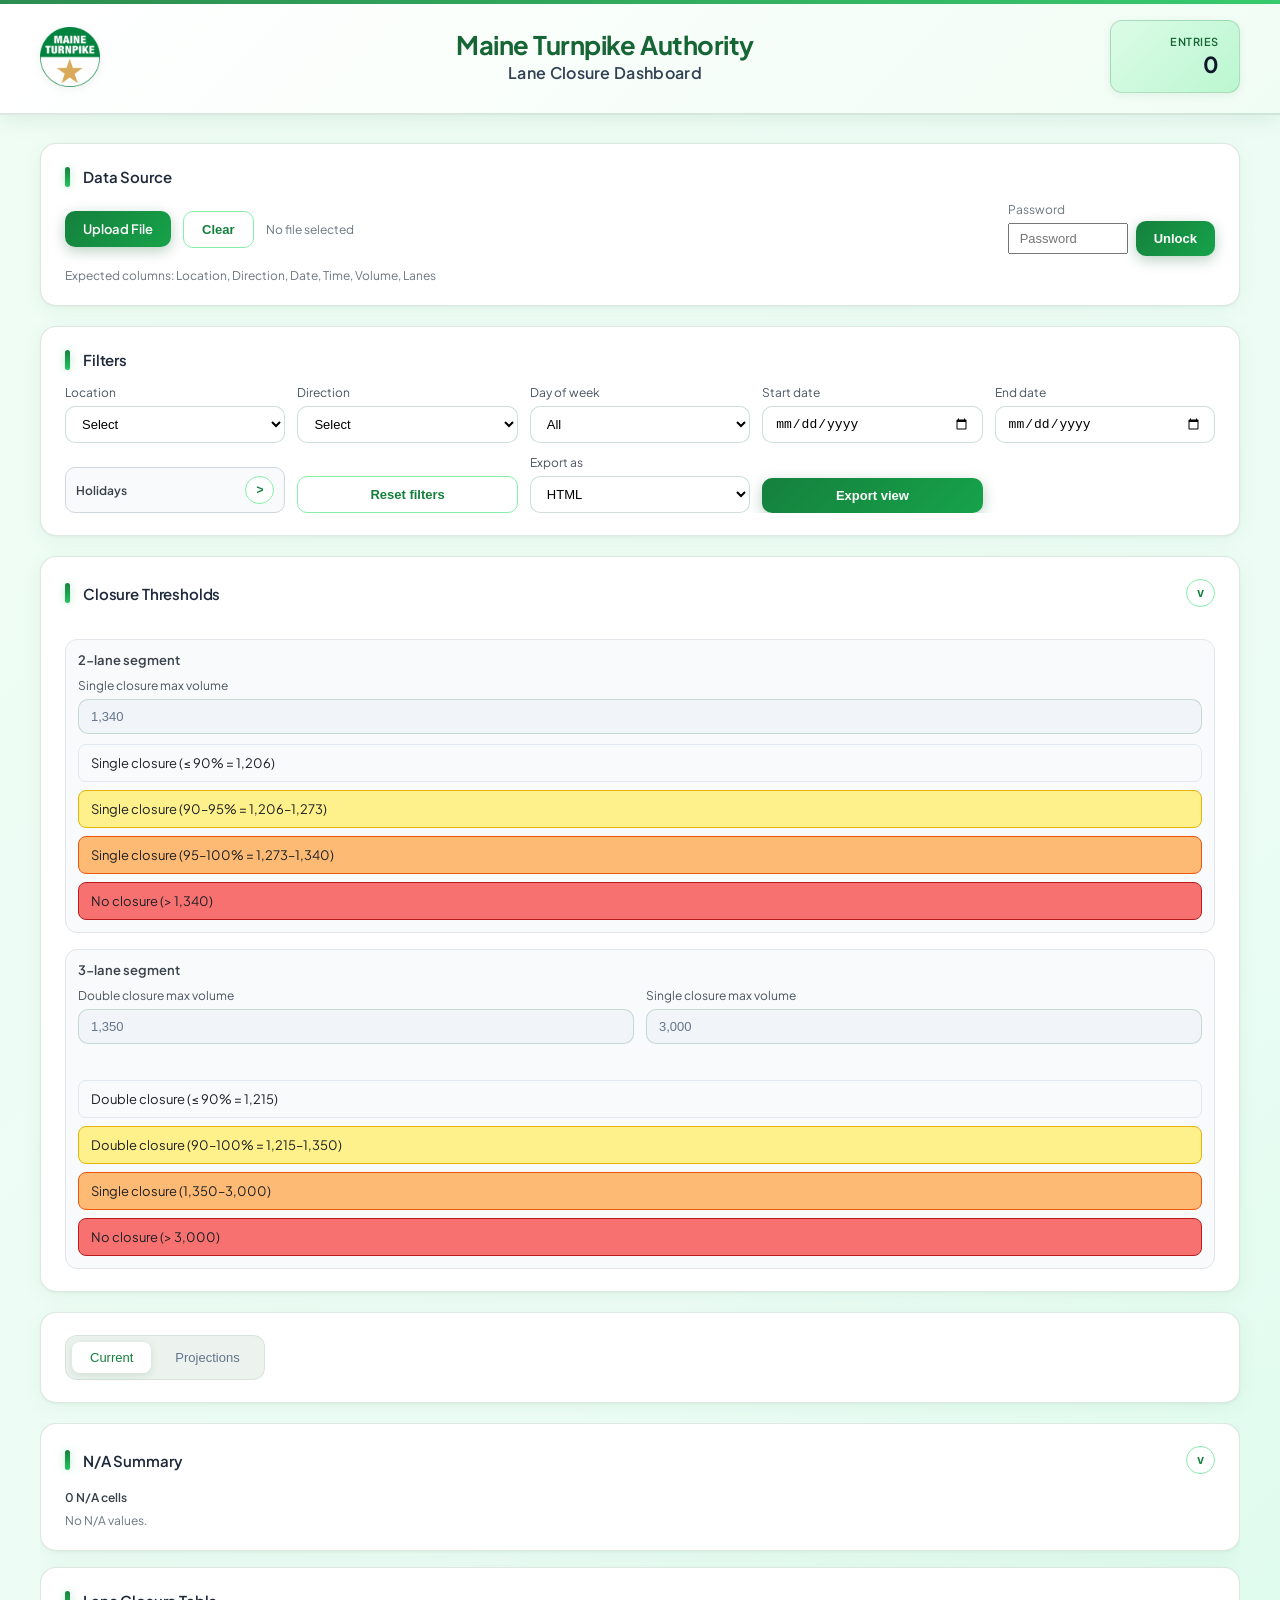
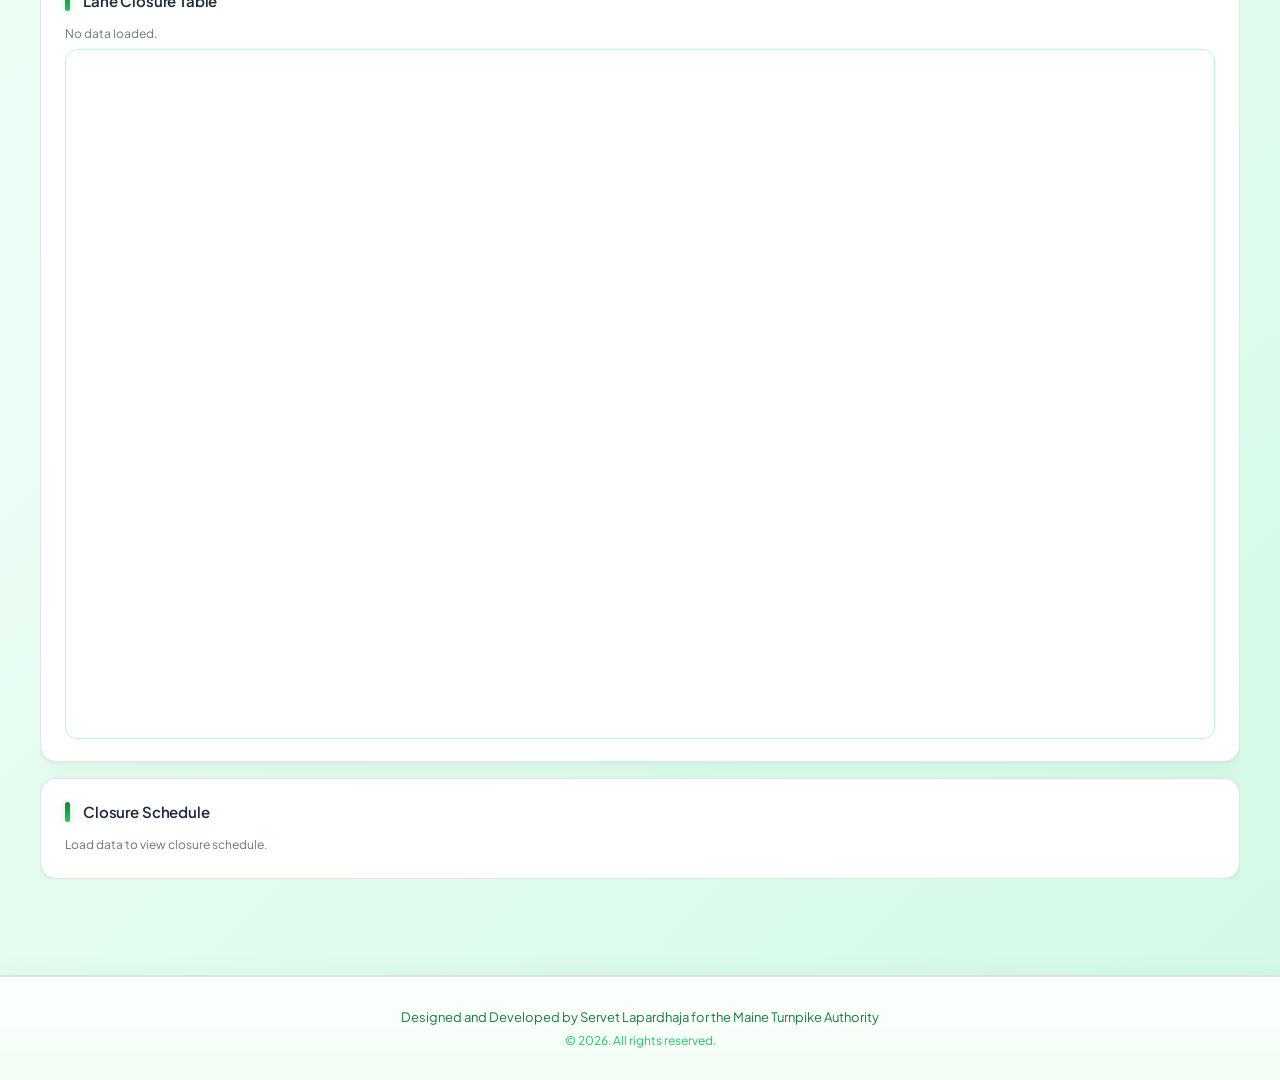
<file: index.html>
<!doctype html>
<html lang="en">
  <head>
    <meta charset="UTF-8" />
    <meta name="viewport" content="width=device-width, initial-scale=1" />
    <title>Maine Turnpike Authority – Lane Closure Dashboard</title>
    <link rel="icon" type="image/png" href="assets/MTALogo.png" />
    <link rel="preconnect" href="https://fonts.googleapis.com" />
    <link rel="preconnect" href="https://fonts.gstatic.com" crossorigin />
    <link href="https://fonts.googleapis.com/css2?family=Plus+Jakarta+Sans:wght@400;500;600;700&display=swap" rel="stylesheet" />
    <link rel="stylesheet" href="styles.css" />
  </head>
  <body>
    <header class="topbar">
      <img src="assets/MTALogo.png" alt="Maine Turnpike" class="header-logo" />
      <div class="header-title-wrap">
        <h1 class="title-brand">Maine Turnpike Authority</h1>
        <p class="title-app">Lane Closure Dashboard</p>
      </div>
      <div class="summary">
        <div class="summary-label">Entries</div>
        <div class="summary-value" id="rowCount">0</div>
      </div>
    </header>

    <main>
      <section class="card" id="fileDropZone">
        <div class="card-title">Data Source</div>
        <div class="controls">
          <label class="file-input">
            <input id="csvInput" type="file" accept=".csv,.xls,.xlsx" />
            <span>Upload File</span>
          </label>
          <button id="clearData" type="button" class="ghost">Clear</button>
          <div class="file-name" id="fileName">No file selected</div>
          <div class="thresholds-unlock thresholds-unlock-inline" id="thresholdsUnlock">
            <div class="thresholds-unlock-row" id="thresholdsUnlockRow">
              <div class="thresholds-password-wrap">
                <label class="thresholds-password-label" for="thresholdPassword">Password</label>
                <div class="thresholds-password-input-row">
                  <input id="thresholdPassword" type="password" placeholder="Password" autocomplete="off" />
                  <button id="thresholdUnlockBtn" type="button">Unlock</button>
                </div>
              </div>
            </div>
            <div class="thresholds-unlock-row is-hidden" id="thresholdsUnlockedRow">
              <span class="thresholds-lock-status">Unlocked – thresholds &amp; growth % editable</span>
              <button id="thresholdLockBtn" type="button" class="ghost">Lock</button>
            </div>
          </div>
          <div class="hint">
            Expected columns: Location, Direction, Date, Time, Volume, Lanes
          </div>
        </div>
      </section>

      <section class="card">
        <div class="card-title">Filters</div>
        <div class="filters">
          <label>
            Location
            <select id="locationFilter">
              <option value="">Select</option>
            </select>
          </label>
          <label>
            Direction
            <select id="directionFilter">
              <option value="">Select</option>
            </select>
          </label>
          <label>
            Day of week
            <select id="weekdayFilter">
              <option value="all">All</option>
              <option value="mon-thu">Mon-Thu</option>
              <option value="mon-wed">Mon-Wed</option>
              <option value="1">Monday</option>
              <option value="2">Tuesday</option>
              <option value="3">Wednesday</option>
              <option value="4">Thursday</option>
              <option value="5">Friday</option>
              <option value="6">Saturday</option>
              <option value="0">Sunday</option>
            </select>
          </label>
          <label>
            Start date
            <input id="startDate" type="date" />
          </label>
          <label>
            End date
            <input id="endDate" type="date" />
          </label>
          <div class="checkbox-group collapsed" id="holidayCheckboxGroup">
            <div class="checkbox-title">
              Holidays
              <button
                id="toggleHolidays"
                type="button"
                class="ghost toggle-button"
                aria-expanded="false"
                aria-controls="holidayPanel"
                aria-label="Expand holidays"
              >
                &gt;
              </button>
            </div>
            <div id="holidayPanel" class="holiday-panel" aria-hidden="true">
              <label class="checkbox">
                <input id="holidayUS" type="checkbox" checked />
                US Federal
              </label>
              <label class="checkbox">
                <input id="holidayME" type="checkbox" checked />
                Maine
              </label>
              <label class="checkbox">
                <input id="holidayNH" type="checkbox" checked />
                New Hampshire
              </label>
              <div class="holiday-detail-header">
                <button
                  id="toggleHolidayDetail"
                  type="button"
                  class="ghost toggle-button"
                  aria-expanded="false"
                  aria-controls="holidayDetailList"
                  aria-label="Expand to select which holidays to show"
                >
                  &gt;
                </button>
                <span>Select which holidays to show</span>
              </div>
              <div id="holidayDetailList" class="holiday-detail-list collapsed" aria-hidden="true"></div>
            </div>
          </div>
          <button id="resetFilters" type="button" class="ghost">
            Reset filters
          </button>
          <label>
            Export as
            <select id="exportFormat">
              <option value="html">HTML</option>
              <option value="pdf">PDF</option>
              <option value="excel">Excel</option>
            </select>
          </label>
          <button id="exportView" type="button">Export view</button>
        </div>
      </section>

      <section class="card">
        <div class="card-title">
          Closure Thresholds
          <button
            id="toggleSettings"
            type="button"
            class="ghost toggle-button"
            aria-expanded="true"
            aria-controls="settingsPanel"
            aria-label="Collapse closure thresholds"
          >
            v
          </button>
        </div>
        <div class="collapsible-panel" id="settingsPanel">
          <div class="thresholds" id="thresholdsPanel">
            <div class="thresholds-pct is-hidden" id="thresholdsPctRow">
              <label>
                Yellow band (%)
                <input id="thresholdPctYellow" type="number" min="1" max="99" value="90" />
              </label>
              <label>
                Orange band (%)
                <input id="thresholdPctOrange" type="number" min="1" max="99" value="95" />
              </label>
            </div>
            <div class="thresholds-meta" id="thresholdsMeta"></div>
            <div class="threshold-group" data-lanes="2">
              <div class="threshold-title">2-lane segment</div>
              <div class="threshold-controls">
                <label>
                  Single closure max volume
                  <input
                    id="threshold-2-single"
                    type="text"
                    inputmode="numeric"
                    pattern="[0-9]*"
                  />
                </label>
              </div>
              <div class="legend">
                <div class="legend-item tier-single-ok">Single closure (≤ <span id="threshold-2-yellow-pct">90</span>% = <span id="threshold-2-white-label"></span>)</div>
                <div class="legend-item tier-single-yellow">Single closure (<span id="threshold-2-yellow-pct-2">90</span>–<span id="threshold-2-orange-pct">95</span>% = <span id="threshold-2-yellow-label"></span>)</div>
                <div class="legend-item tier-single-orange">Single closure (<span id="threshold-2-orange-pct-2">95</span>–100% = <span id="threshold-2-orange-label"></span>)</div>
                <div class="legend-item tier-none">
                  No closure (<span id="threshold-2-none-label"></span>)
                </div>
              </div>
            </div>
            <div class="threshold-group" data-lanes="3">
              <div class="threshold-title">3-lane segment</div>
              <div class="threshold-controls">
                <label>
                  Double closure max volume
                  <input
                    id="threshold-3-double"
                    type="text"
                    inputmode="numeric"
                    pattern="[0-9]*"
                  />
                </label>
                <label>
                  Single closure max volume
                  <input
                    id="threshold-3-single"
                    type="text"
                    inputmode="numeric"
                    pattern="[0-9]*"
                  />
                </label>
              </div>
              <div class="threshold-error" id="threshold-3-error" aria-live="polite"></div>
              <div class="legend">
                <div class="legend-item tier-double-ok">Double closure (≤ <span id="threshold-3-yellow-pct">90</span>% = <span id="threshold-3-white-label"></span>)</div>
                <div class="legend-item tier-double-yellow">Double closure (<span id="threshold-3-yellow-pct-2">90</span>–100% = <span id="threshold-3-yellow-label"></span>)</div>
                <div class="legend-item tier-single-orange">Single closure (<span id="threshold-3-single-label"></span>)</div>
                <div class="legend-item tier-none">
                  No closure (<span id="threshold-3-none-label"></span>)
                </div>
              </div>
            </div>
          </div>
        </div>
      </section>

      <section class="card">
        <div class="tab-bar">
          <button id="tabCurrent" type="button" class="tab-button is-active">
            Current
          </button>
          <button id="tabProjections" type="button" class="tab-button">
            Projections
          </button>
        </div>
      </section>

      <div id="currentView">
      <section class="card">
        <div class="card-title">
          N/A Summary
          <button
            id="toggleNaSummary"
            type="button"
            class="ghost toggle-button"
            aria-expanded="true"
            aria-controls="naSummaryPanel"
            aria-label="Collapse N/A summary"
          >
            v
          </button>
        </div>
        <div class="na-summary collapsible-panel" id="naSummaryPanel">
          <div class="na-summary-count" id="naSummaryCount">0 N/A cells</div>
          <div class="na-summary-list" id="naSummaryList">No N/A values.</div>
        </div>
      </section>

      <section class="card">
        <div class="card-title">Lane Closure Table</div>
        <div class="table-meta" id="tableMeta">No data loaded.</div>
        <div class="table-scrollbar" id="tableScrollbar">
          <div class="table-scrollbar-inner" id="tableScrollbarInner"></div>
        </div>
        <div class="table-wrap" id="tableWrap">
          <table>
            <thead id="tableHead"></thead>
            <tbody id="tableBody"></tbody>
          </table>
        </div>
      </section>

      <section class="card">
        <div class="card-title">Closure Schedule</div>
        <div class="closure-schedule-toggles" id="closureScheduleToggles">
          <button type="button" class="closure-toggle-btn is-active" id="closureToggleSingle" data-type="single">1-lane closure</button>
          <button type="button" class="closure-toggle-btn" id="closureToggleDouble" data-type="double">2-lane closure</button>
        </div>
        <div class="closure-schedule-meta" id="closureScheduleMeta">Select location and direction.</div>
        <div class="closure-schedule-hint" id="closureScheduleHint">
          Gray = no data. ANY = closure allowed all day.
        </div>
        <div class="closure-schedule-legend" id="closureScheduleLegend"></div>
        <div class="closure-schedule-layout">
          <div class="closure-schedule-tables" id="closureScheduleTablesWrap">
            <div class="closure-schedule-wrap closure-schedule-begin">
              <div class="closure-schedule-table-title">Closure Begin</div>
              <table>
                <thead id="closureScheduleBeginHead"></thead>
                <tbody id="closureScheduleBeginBody"></tbody>
              </table>
            </div>
            <div class="closure-schedule-wrap closure-schedule-end">
              <div class="closure-schedule-table-title">Closure End</div>
              <table>
                <thead id="closureScheduleEndHead"></thead>
                <tbody id="closureScheduleEndBody"></tbody>
              </table>
            </div>
          </div>
        </div>
      </section>
      </div>

      <div id="projectionsView" class="is-hidden">
        <section class="card">
          <div class="card-title">Projection Settings</div>
          <div class="projection-controls">
            <label>
              Target year
              <select id="projectionYear"></select>
            </label>
          </div>
          <div class="projection-locations">
            <div class="projection-title">Annual Growth Rate</div>
            <div id="projectionLocationRates"></div>
          </div>
        </section>

        <section class="card collapsed">
          <div class="card-title">
            Holiday Projection Mapping
            <button
              id="toggleHolidayMapping"
              type="button"
              class="ghost toggle-button"
              aria-expanded="false"
              aria-controls="projectionHolidayPanel"
              aria-label="Expand holiday projection mapping"
            >
              &gt;
            </button>
          </div>
          <div class="collapsible-panel" id="projectionHolidayPanel" aria-hidden="true">
            <div class="projection-holiday" id="projectionHolidaySummary">
              Load data to see holiday mappings.
            </div>
          </div>
        </section>

        <section class="card">
          <div class="card-title">Projected Lane Closure Table</div>
          <div class="table-meta" id="projectionTableMeta">No data loaded.</div>
          <div class="table-scrollbar" id="projectionTableScrollbar">
            <div
              class="table-scrollbar-inner"
              id="projectionTableScrollbarInner"
            ></div>
          </div>
          <div class="table-wrap" id="projectionTableWrap">
            <table>
              <thead id="projectionTableHead"></thead>
              <tbody id="projectionTableBody"></tbody>
            </table>
          </div>
        </section>

        <section class="card">
          <div class="card-title">Projected Closure Schedule</div>
          <div class="closure-schedule-toggles" id="projectionClosureToggles">
            <button type="button" class="closure-toggle-btn is-active" id="projectionClosureToggleSingle" data-type="single">1-lane closure</button>
            <button type="button" class="closure-toggle-btn" id="projectionClosureToggleDouble" data-type="double">2-lane closure</button>
          </div>
          <div class="closure-schedule-meta" id="projectionClosureScheduleMeta">Select location and direction.</div>
          <div class="closure-schedule-hint" id="projectionClosureScheduleHint">
            Gray = no data. ANY = closure allowed all day.
          </div>
          <div class="closure-schedule-legend" id="projectionClosureScheduleLegend"></div>
          <div class="closure-schedule-layout">
            <div class="closure-schedule-tables" id="projectionClosureScheduleTablesWrap">
              <div class="closure-schedule-wrap closure-schedule-begin">
                <div class="closure-schedule-table-title">Closure Begin</div>
                <table>
                  <thead id="projectionClosureScheduleBeginHead"></thead>
                  <tbody id="projectionClosureScheduleBeginBody"></tbody>
                </table>
              </div>
              <div class="closure-schedule-wrap closure-schedule-end">
                <div class="closure-schedule-table-title">Closure End</div>
                <table>
                  <thead id="projectionClosureScheduleEndHead"></thead>
                  <tbody id="projectionClosureScheduleEndBody"></tbody>
                </table>
              </div>
            </div>
          </div>
        </section>
      </div>
    </main>

    <footer class="app-footer">
      <p>Designed and Developed by Servet Lapardhaja for the Maine Turnpike Authority</p>
      <p class="year">© 2026. All rights reserved.</p>
    </footer>

    <div id="loadingOverlay" class="loading-overlay" aria-hidden="true">
      <div class="loading-overlay-content">
        <div class="loading-graphic">
          <div class="loading-progress-track"></div>
          <div class="loading-progress-bar"></div>
          <div class="loading-logo-wrap">
            <img src="assets/MTALogo.png" alt="" class="loading-logo" />
          </div>
        </div>
        <p class="loading-text">Loading data…</p>
        <p class="loading-subtext">Please wait until the file is loaded and calculated.</p>
      </div>
    </div>

    <script src="https://cdn.sheetjs.com/xlsx-0.20.3/package/dist/xlsx.full.min.js"></script>
    <script src="app.js"></script>
  </body>
</html>
</file>
<file: styles.css>
* {
  box-sizing: border-box;
}

body {
  margin: 0;
  font-family: "Plus Jakarta Sans", "Segoe UI", system-ui, sans-serif;
  background: linear-gradient(135deg, #f0fdf4 0%, #ecfdf5 50%, #d1fae5 100%);
  color: #1b1f23;
  overflow-x: hidden;
  max-width: 100vw;
  min-height: 100vh;
}

html {
  max-width: 100vw;
  overflow-x: hidden;
  scrollbar-width: thin;
  scrollbar-color: #22c55e #e2e8f0;
}

html::-webkit-scrollbar {
  width: 12px;
}

html::-webkit-scrollbar-track {
  background: linear-gradient(180deg, #f0fdf4 0%, #ecfdf5 50%, #dcfce7 100%);
  border-radius: 0;
}

html::-webkit-scrollbar-thumb {
  background: linear-gradient(180deg, #22c55e 0%, #15803d 100%);
  border-radius: 999px;
  border: 2px solid rgba(240, 253, 244, 0.8);
  min-height: 48px;
}

html::-webkit-scrollbar-thumb:hover {
  background: linear-gradient(180deg, #16a34a 0%, #166534 100%);
}

html::-webkit-scrollbar-thumb:active {
  background: linear-gradient(180deg, #15803d 0%, #14532d 100%);
  border-width: 2px;
}

html::-webkit-scrollbar-corner {
  background: #f0fdf4;
}

.topbar {
  display: flex;
  justify-content: space-between;
  align-items: center;
  padding: 20px 40px;
  background: linear-gradient(135deg, #ffffff 0%, #f0fdf4 100%);
  border-bottom: 2px solid rgba(22, 101, 52, 0.15);
  box-shadow: 0 4px 20px rgba(22, 101, 52, 0.1);
  gap: 24px;
  position: relative;
  overflow: hidden;
}

.topbar::before {
  content: "";
  position: absolute;
  top: 0;
  left: 0;
  right: 0;
  height: 4px;
  background: linear-gradient(90deg, #15803d, #22c55e);
  opacity: 0.9;
}

.header-logo {
  height: 60px;
  width: auto;
  flex-shrink: 0;
  filter: drop-shadow(0 2px 4px rgba(0, 0, 0, 0.06));
}

.header-title-wrap {
  flex: 1;
  display: flex;
  flex-direction: column;
  align-items: center;
  justify-content: center;
  gap: 2px;
}

.header-title-wrap h1 {
  margin: 0;
  font-size: clamp(1.25rem, 2.5vw, 1.6rem);
  font-weight: 700;
  letter-spacing: -0.02em;
  line-height: 1.2;
  color: #166534;
}

.header-title-wrap .title-app {
  margin: 0;
  font-size: clamp(0.875rem, 1.8vw, 1rem);
  font-weight: 600;
  color: #334155;
  letter-spacing: 0.02em;
}

.subtitle {
  margin: 0;
  color: #5b6772;
  font-size: 13px;
}

.summary {
  text-align: right;
  padding: 14px 20px;
  border-radius: 12px;
  background: linear-gradient(135deg, #dcfce7 0%, #bbf7d0 100%);
  border: 1px solid rgba(22, 101, 52, 0.2);
  min-width: 130px;
  box-shadow: 0 2px 8px rgba(22, 101, 52, 0.08);
}

.summary-label {
  font-size: 11px;
  font-weight: 600;
  color: #166534;
  text-transform: uppercase;
  letter-spacing: 0.05em;
}

.summary-value {
  font-size: 22px;
  font-weight: 700;
  color: #0f172a;
  margin-top: 2px;
}

.app-footer {
  text-align: center;
  padding: 28px 32px;
  margin-top: 40px;
  border-top: 2px solid rgba(22, 101, 52, 0.12);
  background: linear-gradient(180deg, #ffffff 0%, #f0fdf4 100%);
  color: #15803d;
  font-size: 13px;
  box-shadow: 0 -4px 20px rgba(22, 101, 52, 0.04);
}

.app-footer p {
  margin: 4px 0;
}

.app-footer .year {
  font-size: 12px;
  color: #22c55e;
  margin-top: 8px;
}

.loading-overlay {
  display: none;
  position: fixed;
  inset: 0;
  z-index: 9999;
  background: rgba(21, 128, 61, 0.15);
  backdrop-filter: blur(4px);
  align-items: center;
  justify-content: center;
}

.loading-overlay.is-visible {
  display: flex;
}

.loading-overlay-content {
  background: #fff;
  padding: 32px 40px;
  border-radius: 16px;
  box-shadow: 0 8px 32px rgba(22, 101, 52, 0.2);
  border: 1px solid rgba(22, 101, 52, 0.2);
  text-align: center;
  min-width: 280px;
}

.loading-graphic {
  position: relative;
  width: 120px;
  height: 120px;
  margin: 0 auto 20px;
}

.loading-progress-track {
  position: absolute;
  inset: 0;
  border-radius: 50%;
  border: 5px solid rgba(22, 101, 52, 0.2);
}

.loading-progress-bar {
  position: absolute;
  inset: 0;
  border-radius: 50%;
  background: conic-gradient(
    from 0deg,
    #15803d 0deg 100deg,
    transparent 100deg 360deg
  );
  mask: radial-gradient(
    circle,
    transparent 42%,
    black 42%
  );
  -webkit-mask: radial-gradient(
    circle,
    transparent 42%,
    black 42%
  );
  animation: loading-progress-spin 1.2s linear infinite;
}

.loading-logo-wrap {
  position: absolute;
  inset: 28px;
  display: flex;
  align-items: center;
  justify-content: center;
  background: #fff;
  border-radius: 50%;
  box-shadow: 0 0 0 2px rgba(22, 101, 52, 0.1);
}

.loading-logo {
  width: 48px;
  height: auto;
  animation: loading-logo-pulse 1.2s ease-in-out infinite;
}

@keyframes loading-progress-spin {
  to { transform: rotate(360deg); }
}

@keyframes loading-logo-pulse {
  0%, 100% { opacity: 1; transform: scale(1); }
  50% { opacity: 0.85; transform: scale(1.05); }
}

.loading-text {
  margin: 0 0 6px;
  font-size: 16px;
  font-weight: 600;
  color: #166534;
}

.loading-subtext {
  margin: 0;
  font-size: 13px;
  color: #64748b;
}

main {
  padding: 28px 40px 56px;
  display: grid;
  gap: 20px;
  max-width: 1600px;
  margin: 0 auto;
  width: min(1600px, 100%);
  overflow-x: hidden;
}

.is-hidden {
  display: none !important;
}

#currentView,
#projectionsView {
  display: grid;
  gap: 16px;
  min-width: 0;
  overflow-x: hidden;
  width: 100%;
  max-width: 100%;
}

.card {
  background: #ffffff;
  border: 1px solid rgba(22, 101, 52, 0.15);
  border-radius: 16px;
  padding: 22px 24px;
  box-shadow: 0 4px 20px rgba(22, 101, 52, 0.06), 0 1px 3px rgba(0, 0, 0, 0.04);
  overflow: hidden;
  min-width: 0;
  width: 100%;
  max-width: 100%;
  transition: box-shadow 0.2s ease, transform 0.2s ease;
}

.card:hover {
  box-shadow: 0 8px 30px rgba(22, 101, 52, 0.1), 0 2px 6px rgba(0, 0, 0, 0.05);
}

.card-title {
  font-weight: 600;
  margin-bottom: 16px;
  font-size: 15px;
  color: #1e293b;
  display: inline-flex;
  align-items: center;
  gap: 8px;
  justify-content: space-between;
  width: 100%;
  position: relative;
  padding-left: 18px;
  letter-spacing: -0.01em;
}

.card-title::before {
  content: "";
  position: absolute;
  left: 0;
  top: 50%;
  transform: translateY(-50%);
  width: 5px;
  height: 20px;
  border-radius: 999px;
  background: linear-gradient(180deg, #15803d, #22c55e);
  box-shadow: 0 0 8px rgba(22, 197, 94, 0.3);
}

.controls {
  display: grid;
  grid-template-columns: auto auto 1fr auto;
  gap: 12px;
  align-items: center;
  min-width: 0;
}

.controls .hint {
  grid-column: 1 / -1;
}

.thresholds-unlock-inline {
  display: flex;
  flex-wrap: wrap;
  align-items: center;
  gap: 8px;
}

.thresholds-unlock-inline .thresholds-unlock-row {
  margin: 0;
}

.filters {
  display: grid;
  grid-template-columns: repeat(auto-fit, minmax(200px, 1fr));
  gap: 12px;
  align-items: end;
  width: 100%;
  max-width: 100%;
  min-width: 0;
  overflow-x: hidden;
}

.filters > * {
  min-width: 0;
  max-width: 100%;
}

.checkbox-group {
  display: grid;
  gap: 6px;
  padding: 8px 10px;
  border: 1px solid #cfd6dd;
  border-radius: 10px;
  background: #f8fafc;
  font-size: 12px;
  color: #4a5560;
}

.checkbox-title {
  font-weight: 600;
  color: #39414a;
  display: flex;
  align-items: center;
  justify-content: space-between;
}

.checkbox {
  display: flex;
  align-items: center;
  gap: 6px;
}

.holiday-panel {
  display: grid;
  gap: 6px;
}

.checkbox-group.collapsed .holiday-panel {
  display: none;
}

.holiday-detail-header {
  display: flex;
  align-items: center;
  gap: 6px;
  margin-top: 10px;
  font-size: 12px;
  color: #4a5560;
}

.holiday-detail-header .toggle-button {
  padding: 2px 6px;
}

.holiday-detail-list {
  margin-top: 6px;
  padding-left: 4px;
  border-left: 2px solid #e5e7eb;
  display: grid;
  gap: 8px;
}

.holiday-detail-list.collapsed {
  display: none;
}

.holiday-detail-group {
  display: grid;
  gap: 4px;
}

.holiday-detail-group-title {
  font-weight: 600;
  font-size: 11px;
  color: #6b7680;
  text-transform: uppercase;
  letter-spacing: 0.02em;
  margin-bottom: 2px;
}

.holiday-detail-checkbox {
  margin-left: 0;
}

label {
  display: grid;
  gap: 6px;
  font-size: 12px;
  color: #4a5560;
  min-width: 0;
}

select,
input[type="date"],
input[type="number"],
input[type="text"] {
  padding: 9px 12px;
  border: 1px solid rgba(22, 101, 52, 0.2);
  border-radius: 10px;
  font-size: 13px;
  background: #fff;
  width: 100%;
  transition: border-color 0.2s ease, box-shadow 0.2s ease;
  min-width: 0;
  max-width: 100%;
  display: block;
}

select:focus,
input[type="date"]:focus,
input[type="number"]:focus,
input[type="text"]:focus {
  outline: none;
  border-color: #15803d;
  box-shadow: 0 0 0 3px rgba(22, 101, 52, 0.15);
}

button {
  padding: 10px 18px;
  border: none;
  background: linear-gradient(135deg, #15803d 0%, #16a34a 100%);
  color: #fff;
  border-radius: 10px;
  font-size: 13px;
  font-weight: 600;
  cursor: pointer;
  box-shadow: 0 4px 14px rgba(22, 101, 52, 0.3);
  transition: all 0.2s ease;
}

button:hover {
  box-shadow: 0 6px 20px rgba(22, 101, 52, 0.35);
  transform: translateY(-1px);
}

button.ghost {
  background: #ffffff;
  color: #15803d;
  border: 1px solid #86efac;
  box-shadow: none;
}

button.ghost:hover {
  background: #f0fdf4;
  box-shadow: 0 2px 8px rgba(22, 101, 52, 0.1);
}

.tab-bar {
  display: inline-flex;
  gap: 6px;
  background: rgba(22, 101, 52, 0.08);
  padding: 6px;
  border-radius: 12px;
  border: 1px solid rgba(22, 101, 52, 0.1);
}

.tab-button {
  border: none;
  background: transparent;
  color: #64748b;
  padding: 8px 18px;
  border-radius: 8px;
  cursor: pointer;
  font-size: 13px;
  font-weight: 500;
  box-shadow: none;
  transition: all 0.2s ease;
}

.tab-button:hover {
  color: #15803d;
  background: rgba(255, 255, 255, 0.6);
}

.tab-button.is-active {
  background: #ffffff;
  color: #15803d;
  box-shadow: 0 2px 8px rgba(22, 101, 52, 0.15);
}

.projection-controls {
  display: grid;
  grid-template-columns: repeat(auto-fit, minmax(180px, 1fr));
  gap: 12px;
  align-items: end;
}

.projection-locations {
  margin-top: 12px;
  display: grid;
  gap: 8px;
}

.projection-title {
  font-weight: 600;
  color: #39414a;
  font-size: 12px;
}

.projection-rate-row {
  display: grid;
  grid-template-columns: minmax(160px, 1fr) 160px auto auto;
  gap: 12px;
  align-items: center;
}

.projection-rate-row input:disabled {
  cursor: not-allowed;
  background: #f1f5f9;
  color: #64748b;
}

.projection-rate-suffix {
  color: #6b7680;
  font-size: 14px;
}

.projection-rate-reset {
  padding: 8px 12px;
  border-radius: 10px;
  font-size: 12px;
  font-weight: 600;
  box-shadow: none;
}

button.projection-rate-reset:disabled {
  cursor: not-allowed;
  opacity: 0.55;
}

.projection-source-tooltip {
  position: fixed;
  z-index: 10000;
  padding: 10px 14px;
  background: #1e293b;
  color: #f1f5f9;
  font-size: 12px;
  border-radius: 10px;
  box-shadow: 0 10px 25px rgba(0, 0, 0, 0.25);
  pointer-events: none;
  max-width: 220px;
  opacity: 0;
  transition: opacity 0.15s ease;
}

.projection-source-tooltip.is-visible {
  opacity: 1;
}

.projection-source-tooltip .tooltip-title {
  font-weight: 600;
  color: #94a3b8;
  margin-bottom: 6px;
  font-size: 11px;
  text-transform: uppercase;
  letter-spacing: 0.03em;
}

.projection-source-tooltip .tooltip-row {
  margin-bottom: 2px;
}

.projection-source-tooltip .tooltip-row:last-child {
  margin-bottom: 0;
}

.projection-holiday {
  font-size: 12px;
  color: #6b7680;
}

.projection-holiday table {
  width: 100%;
  border-collapse: collapse;
  font-size: 12px;
}

.projection-holiday th,
.projection-holiday td {
  border: 1px solid #e2e6ea;
  padding: 6px 8px;
  text-align: left;
}

.projection-holiday th {
  background: #f8fafc;
}

.toggle-button {
  font-size: 12px;
  padding: 6px 10px;
  border-radius: 999px;
}

.card.collapsed .collapsible-panel {
  display: none;
}

#fileDropZone.is-dragover {
  border-color: #15803d;
  background: rgba(34, 197, 94, 0.06);
  box-shadow: 0 0 0 2px rgba(22, 101, 52, 0.2);
}

.file-input input {
  display: none;
}

.file-input span {
  display: inline-block;
  padding: 10px 18px;
  border: none;
  border-radius: 10px;
  font-size: 13px;
  font-weight: 600;
  cursor: pointer;
  color: #ffffff;
  background: linear-gradient(135deg, #15803d 0%, #16a34a 100%);
  box-shadow: 0 4px 14px rgba(22, 101, 52, 0.3);
  transition: all 0.2s ease;
  transition: background 0.15s ease, color 0.15s ease, border-color 0.15s ease, transform 0.15s ease, filter 0.15s ease;
}

.file-input span:hover {
  filter: brightness(0.96);
  transform: translateY(-1px);
}

.file-name {
  font-size: 12px;
  color: #6b7680;
  overflow: hidden;
  text-overflow: ellipsis;
  white-space: nowrap;
}

.hint {
  font-size: 12px;
  color: #6b7680;
}

.legend {
  display: grid;
  gap: 8px;
}

.thresholds {
  display: grid;
  gap: 16px;
}

.thresholds-unlock {
  display: flex;
  flex-direction: column;
  gap: 8px;
}

.thresholds-unlock-row {
  display: flex;
  align-items: center;
  gap: 12px;
  flex-wrap: wrap;
}

.thresholds-unlock-row.is-hidden {
  display: none;
}

.thresholds-lock-status {
  font-size: 13px;
  color: #6b7680;
}

.thresholds-password-wrap {
  display: flex;
  flex-direction: column;
  gap: 4px;
}

.thresholds-password-label {
  font-size: 12px;
  color: #6b7680;
}

.thresholds-password-input-row {
  display: flex;
  align-items: center;
  gap: 8px;
}

.thresholds-password-input-row input {
  width: 120px;
  padding: 6px 10px;
  font-size: 13px;
}

.thresholds-pct {
  display: flex;
  gap: 16px;
  flex-wrap: wrap;
}

.thresholds-pct.is-hidden {
  display: none;
}

.thresholds-pct label {
  display: flex;
  flex-direction: column;
  gap: 4px;
  font-size: 12px;
  color: #6b7680;
}

.thresholds-pct input {
  width: 70px;
  padding: 6px 8px;
  font-size: 13px;
}

.thresholds-meta {
  font-size: 12px;
  color: #6b7680;
}

.threshold-group {
  border: 1px solid #e2e6ea;
  border-radius: 12px;
  padding: 12px;
  background: #f8fafc;
  display: grid;
  gap: 10px;
}

.threshold-title {
  font-weight: 600;
  color: #39414a;
  font-size: 13px;
}

.threshold-controls {
  display: grid;
  grid-template-columns: repeat(auto-fit, minmax(180px, 1fr));
  gap: 12px;
}

.threshold-controls input {
  direction: ltr;
  text-align: left;
}

.threshold-controls input:disabled {
  cursor: not-allowed;
  background: #f1f5f9;
  color: #64748b;
}

.threshold-error {
  font-size: 12px;
  color: #dc2626;
  min-height: 16px;
}

.legend-item {
  padding: 10px 12px;
  border-radius: 8px;
  font-size: 13px;
}

.tier-double-ok,
.tier-single-ok {
  background: #f8fafc;
  border: 1px solid #e2e8f0;
}

.tier-double-yellow,
.tier-single-yellow {
  background: #fef08a;
  border: 1px solid #eab308;
}

.tier-double-orange,
.tier-single-orange {
  background: #fdba74;
  border: 1px solid #ea580c;
}

.tier-single {
  background: #fef08a;
  border: 1px solid #eab308;
}

.tier-none {
  background: #f87171;
  border: 1px solid #b91c1c;
}

.table-wrap {
  overflow: auto;
  border: 1px solid #bbf7d0;
  border-radius: 12px;
  max-width: 100%;
  max-height: 90vh;
  min-height: 690px;
  width: 100%;
  display: block;
  scrollbar-width: thin;
  scrollbar-color: #86efac transparent;
  contain: layout;
}

.table-scrollbar {
  overflow-x: auto;
  overflow-y: hidden;
  height: 12px;
  border-radius: 999px;
  background: #dcfce7;
  margin-bottom: 8px;
  display: none !important;
  width: 100%;
  max-width: 100%;
  contain: layout;
}

.table-scrollbar-inner {
  height: 1px;
  width: 0;
}

.table-scrollbar::-webkit-scrollbar {
  height: 10px;
}

.table-scrollbar::-webkit-scrollbar-thumb {
  background: #86efac;
  border-radius: 999px;
}

.table-scrollbar::-webkit-scrollbar-track {
  background: transparent;
}

.table-wrap::-webkit-scrollbar {
  height: 10px;
  width: 10px;
}

.table-wrap::-webkit-scrollbar-thumb {
  background: #86efac;
  border-radius: 999px;
}

.table-wrap::-webkit-scrollbar-track {
  background: transparent;
}

table {
  width: max-content;
  min-width: 100%;
  border-collapse: collapse;
  font-size: 12px;
}

thead th {
  position: sticky;
  top: 0;
  background: #f0fdf4;
  text-align: center;
  padding: 6px 8px;
  border-bottom: 1px solid #e2e6ea;
  border-right: 1px solid #eef1f4;
  white-space: nowrap;
}

.date-clickable {
  cursor: pointer;
}

.holiday-header {
  background: #dcfce7;
  position: sticky;
}

.holiday-header::after {
  content: "";
  display: block;
  width: 18px;
  height: 3px;
  background: #15803d;
  border-radius: 999px;
  margin-top: 4px;
}

tbody td {
  padding: 6px 8px;
  border-bottom: 1px solid #eef1f4;
  border-right: 1px solid #eef1f4;
  white-space: nowrap;
  text-align: center;
}

thead th:first-child,
tbody td:first-child {
  position: sticky;
  left: 0;
  background: #f0fdf4;
  z-index: 2;
  text-align: left;
}

tbody td:first-child {
  font-weight: 600;
}

.date-header {
  cursor: pointer;
  transition: background 0.15s ease, box-shadow 0.15s ease;
}

.date-header:hover {
  box-shadow: inset 0 0 0 2px rgba(22, 101, 52, 0.3);
}

/* Warning bands: white (<90%), yellow (90-95%), orange (95-100%) */
.cell-single-ok,
.cell-double-ok {
  background: #f8fafc;
}

.cell-single-yellow,
.cell-double-yellow {
  background: #fef08a;
}

.cell-single-orange,
.cell-double-orange {
  background: #fdba74;
}

.cell-none {
  background: #f87171;
}

.cell-unknown {
  background: #f3f4f6;
  color: #6b7280;
}

.cell-na {
  background: #fef2f2;
  color: #b91c1c;
  font-weight: 700;
}

/* Thick vertical border when month changes */
th.month-boundary,
tbody td.month-boundary {
  border-left: 3px solid #166534;
}

/* Month labels above date headers */
th.month-label {
  font-weight: 600;
  font-size: 11px;
  text-transform: uppercase;
  letter-spacing: 0.04em;
  color: #334155;
  background: #e2e8f0;
  border-bottom: 1px solid #cbd5e1;
  border-right: 1px solid #eef1f4;
  padding: 4px 8px;
}

th.month-label-clickable {
  cursor: pointer;
}

th.month-label-clickable:hover {
  background: #cbd5e1;
}

.na-summary {
  display: grid;
  gap: 8px;
}

.na-summary-count {
  font-size: 12px;
  color: #39414a;
  font-weight: 600;
}

.na-summary-list {
  font-size: 12px;
  color: #6b7680;
  max-height: 200px;
  overflow-y: auto;
}

.na-summary-list ul {
  margin: 0;
  padding-left: 16px;
}

.table-meta {
  font-size: 12px;
  color: #6b7680;
  margin-bottom: 8px;
}

.closure-schedule-toggles {
  display: flex;
  gap: 8px;
  margin-bottom: 8px;
}

.closure-toggle-btn {
  padding: 6px 14px;
  font-size: 12px;
  font-weight: 600;
  border-radius: 8px;
  border: 1px solid rgba(22, 101, 52, 0.3);
  background: #fff;
  color: #334155;
  cursor: pointer;
  transition: all 0.15s ease;
}

.closure-toggle-btn:hover {
  border-color: rgba(22, 101, 52, 0.5);
  background: rgba(240, 253, 244, 0.5);
}

.closure-toggle-btn.is-active {
  background: #15803d;
  border-color: #15803d;
  color: #fff;
}

.closure-schedule-meta {
  font-size: 12px;
  color: #6b7680;
  margin-bottom: 4px;
}

.closure-schedule-hint {
  font-size: 12px;
  color: #475569;
  margin-bottom: 8px;
  line-height: 1.5;
}

.closure-schedule-layout {
  display: flex;
  gap: 24px;
  align-items: flex-start;
}

.closure-schedule-tables {
  display: flex;
  gap: 20px;
  flex: 1;
  min-width: 0;
}

.closure-schedule-wrap {
  flex: 1;
  min-width: 280px;
  overflow-x: auto;
  border: 1px solid rgba(22, 101, 52, 0.15);
  border-radius: 10px;
  background: #fff;
}

.closure-schedule-table-title {
  font-weight: 700;
  font-size: 12px;
  text-transform: uppercase;
  letter-spacing: 0.05em;
  color: #166534;
  padding: 8px 10px;
  background: #dcfce7;
  border-bottom: 1px solid rgba(22, 101, 52, 0.15);
  border-radius: 10px 10px 0 0;
}

.closure-schedule-legend {
  display: flex;
  align-items: center;
  gap: 16px;
  padding: 12px 16px;
  background: #f8fafc;
  border: 1px solid #e2e8f0;
  border-radius: 8px;
  font-size: 12px;
  line-height: 1.5;
  margin-bottom: 12px;
}

.closure-schedule-legend-title {
  font-weight: 700;
  font-size: 13px;
  color: #334155;
  flex-shrink: 0;
}

.closure-schedule-colorbar {
  flex: 1;
  min-width: 180px;
  max-width: 420px;
}

.closure-schedule-colorbar-strip {
  position: relative;
  height: 18px;
  border-radius: 6px;
  background-color: #f8fafc;
}

.closure-schedule-colorbar-hover-wrap {
  position: absolute;
  inset: 0;
  border-radius: 6px;
}

.closure-schedule-colorbar-hover {
  position: absolute;
  top: 0;
  bottom: 0;
  cursor: default;
}

.closure-schedule-colorbar-extra {
  display: flex;
  align-items: center;
  gap: 12px;
  flex-shrink: 0;
  font-size: 12px;
  font-weight: 500;
  color: #475569;
}

.closure-schedule-legend-swatch {
  width: 16px;
  height: 14px;
  border-radius: 3px;
  flex-shrink: 0;
  border: 1px solid rgba(0,0,0,0.08);
  display: inline-block;
  vertical-align: middle;
}

.closure-schedule-legend-any {
  background: #e2e8f0;
}

.closure-schedule-legend-nodata {
  background: #cbd5e1;
}

.closure-schedule-wrap table {
  font-size: 12px;
  table-layout: fixed;
  width: 100%;
}

.closure-schedule-wrap th:first-child,
.closure-schedule-wrap td:first-child {
  width: 92px;
  white-space: nowrap;
}

.closure-schedule-wrap thead th {
  background: #f0fdf4;
  padding: 10px 14px;
}

.closure-schedule-wrap tbody td {
  padding: 8px 14px;
}

.closure-section-header {
  position: sticky;
  left: 0;
  z-index: 2;
  background: #dcfce7 !important;
  font-weight: 700;
  font-size: 11px;
  text-transform: uppercase;
  letter-spacing: 0.05em;
  color: #166534;
  padding: 10px 12px !important;
  min-width: 0;
}

.closure-day-label {
  font-weight: 600;
  color: #334155;
  min-width: 0;
}

.closure-cell-no-data {
  background: #cbd5e1;
}

.closure-cell-any {
  background: #e2e8f0;
  color: #64748b;
}

@media (max-width: 720px) {
  .controls {
    grid-template-columns: 1fr;
  }

  .closure-schedule-layout {
    flex-direction: column;
  }

  .closure-schedule-tables {
    flex-direction: column;
  }
}
</file>
